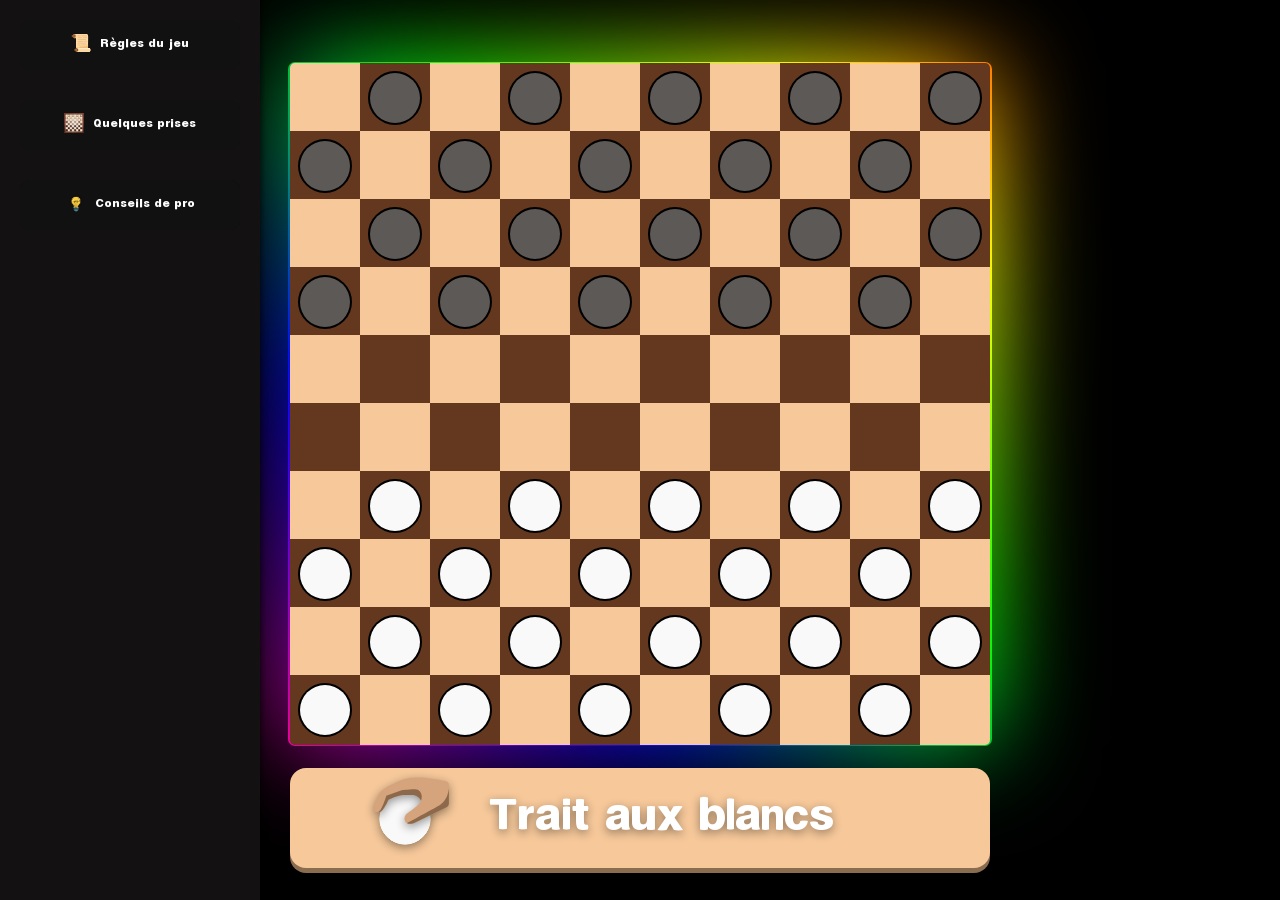
<file: index.html>
<!DOCTYPE html>
<html lang="fr">
<head>
    <link href="css/styles.css" rel="stylesheet">
    <link href="css/radius.css" rel="stylesheet">
    <link rel="stylesheet" href="css/border.css">
    <link rel="stylesheet" href="css/navbar.css">
    <title>Jeu de dame HTML</title>
    
</head>
<body>
<nav class="sidebar">
    <button class="glow-on-hover"><img src="img/scroll.svg" alt="Icone règles"> Règles du jeu</button>
    <button class="glow-on-hover"><img src="img/prises_tuto.jfif" alt="Icone prises"> Quelques prises</button>
    <button class="glow-on-hover"><img src="img/ampoule.png" alt="Icone astuces"> Conseils de pro</button>
</nav>

<div id="overlay" class="overlay"></div>

<div id="rulesModal" class="modal">
    <div class="modal-header">Règles du Jeu</div>
    <div class="modal-body">
        <p>- Chaque joueur possède 20 pions, placés sur les cases foncées des 4 premières rangées.</p>
        <p>- Les joueurs jouent chacun à leur tour. Les blancs commencent toujours.</p>
        <p>- Chaque pion peut se déplacer d'une case vers l'avant en diagonale.</p>
        <p>- Un pion arrivant sur la dernière rangée et s'y arrêtant est promu en « dame ». Il est alors doublé (on pose dessus un deuxième pion de sa couleur).</p>
        <p>- Si un joueur ne peut plus bouger, même s'il lui reste des pions, il perd la partie.</p>
        <p>- La dame se déplace sur une même diagonale d'autant de cases qu'elle le désire, en avant et en arrière.</p>
    </div>
    <div class="modal-footer">
        <button class="closeModal">Retour</button>
    </div>
</div>

<div id="movesModal" class="modal">
    <div class="modal-header">Différentes prises</div>
    <div class="modal-body">
        <div class="image-container">
            <img id="moveImage" src="img/prise_pion.png" alt="Exemple de prise">
        </div>
        <div class="image-controls">
            <button id="prevImage">Précédent</button>
            <button id="nextImage">Suivant</button>
        </div>
        
    </div><p id="imageDescription">LA PRISE PAR UN PION - Un pion peut en prendre un autre en sautant par dessus le pion adverse pour se rendre sur la case vide située derrière celui-ci. Le pion sauté est retiré du jeu. La prise peut également s'effectuer en arrière. La prise est obligatoire. Si, après avoir pris un premier pion, vous vous retrouvez de nouveau en position de prise, vous devez continuer, jusqu'à ce que cela ne soit plus possible.  Les pions doivent être enlevés à la fin de la prise et non pas un par un au fur et à mesure.</p>
    <div class="modal-footer">
        <button class="closeModal">Retour</button>
    </div>
</div>

<div id="tipsModal" class="modal">
    <div class="modal-header">Les conseils de pro</div>
    <div class="modal-body">
        <p>- Contrôlez le centre pour avoir plus d'options.</p>
        <p>- Protégez vos pions en arrière pour éviter les attaques faciles.</p>
        <p>- Essayez de promouvoir vos dames dès que possible.</p>
    </div>
    <div class="modal-footer">
        <button class="closeModal">Retour</button>
    </div>
</div>

<div class="initdiv block"></div>
<div id="tourdiv">
    <p id="pTour">Au tour des Blancs</p>
    <img src="img/hand.svg">
</div>
<script src="js/table.js" type="text/javascript"></script>
<script src="js/case.js" type="text/javascript"></script>
<script src="js/pion.js" type="text/javascript"></script>
<script src="js/dragdrop.js" type="text/javascript"></script>
<script src="js/tourpartour.js" type="text/javascript"></script>
<script src="js/navbar.js" type="text/javascript"></script>
<script type="text/javascript">tourBlanc()</script>
</body>
</html>
</file>
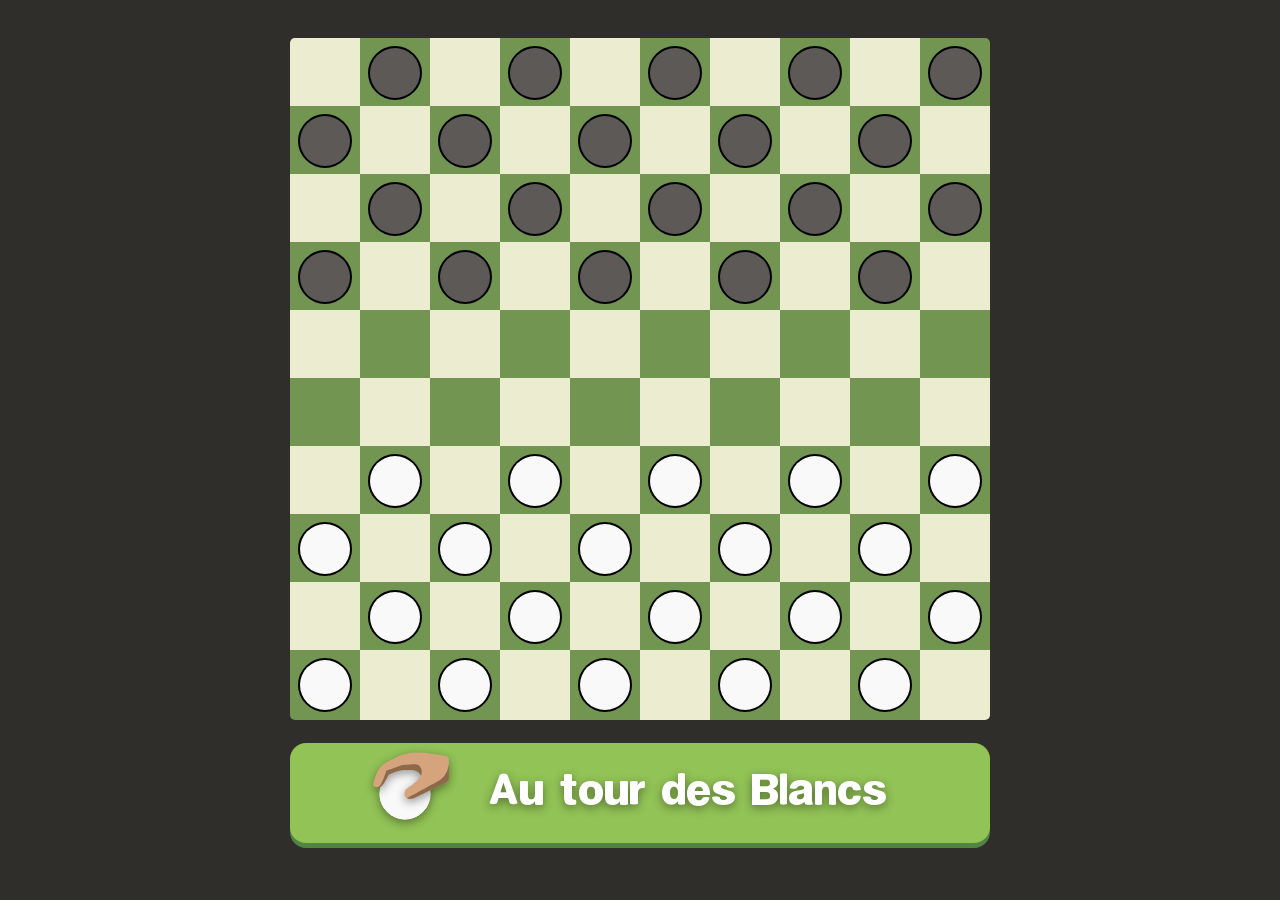
<file: chesscom/index.html>
<!DOCTYPE html>
<html lang="fr">
<head>
    <link href="css/styles.css" rel="stylesheet">
    <link href="css/radius.css" rel="stylesheet">
    <title>Jeu de dame HTML</title>
    
</head>
<body>
<div class="initdiv"></div>
<div id="tourdiv">
    <p id="pTour">Au tour des Blancs</p>
    <img src="img/hand.svg">
</div>
<script>
const initialize_div = document.querySelector('.initdiv')
const drag_attribute = [["ondrop", "drop(event)"], ["ondragover", "allowDrop(event)"]]
var k = 0;
for (let i = 0; i < 10; i++) {
    for (let j = 0; j < 11; j++) {
        var casediv = document.createElement('div')
        drag_attribute.forEach((attrib) => {
            casediv.setAttribute(attrib[0], attrib[1])
        })
        casediv.setAttribute("name", "casedame")
        if (j == 0) {
            casediv.setAttribute("id", "firstdiv")
            initialize_div.appendChild(casediv)
        } else {
            casediv.classList.add("divcase")
            casediv.setAttribute("data-case-number", k)
            initialize_div.appendChild(casediv)
            k++
        }
    }
}
</script>
<script src="js/case.js" type="text/javascript"></script>
<script src="js/pion.js" type="text/javascript"></script>
<script src="js/dragdrop.js" type="text/javascript"></script>
<script src="js/tourpartour.js" type="text/javascript"></script>
<script type="text/javascript">tourBlanc()</script>
</body>
</html>
</file>
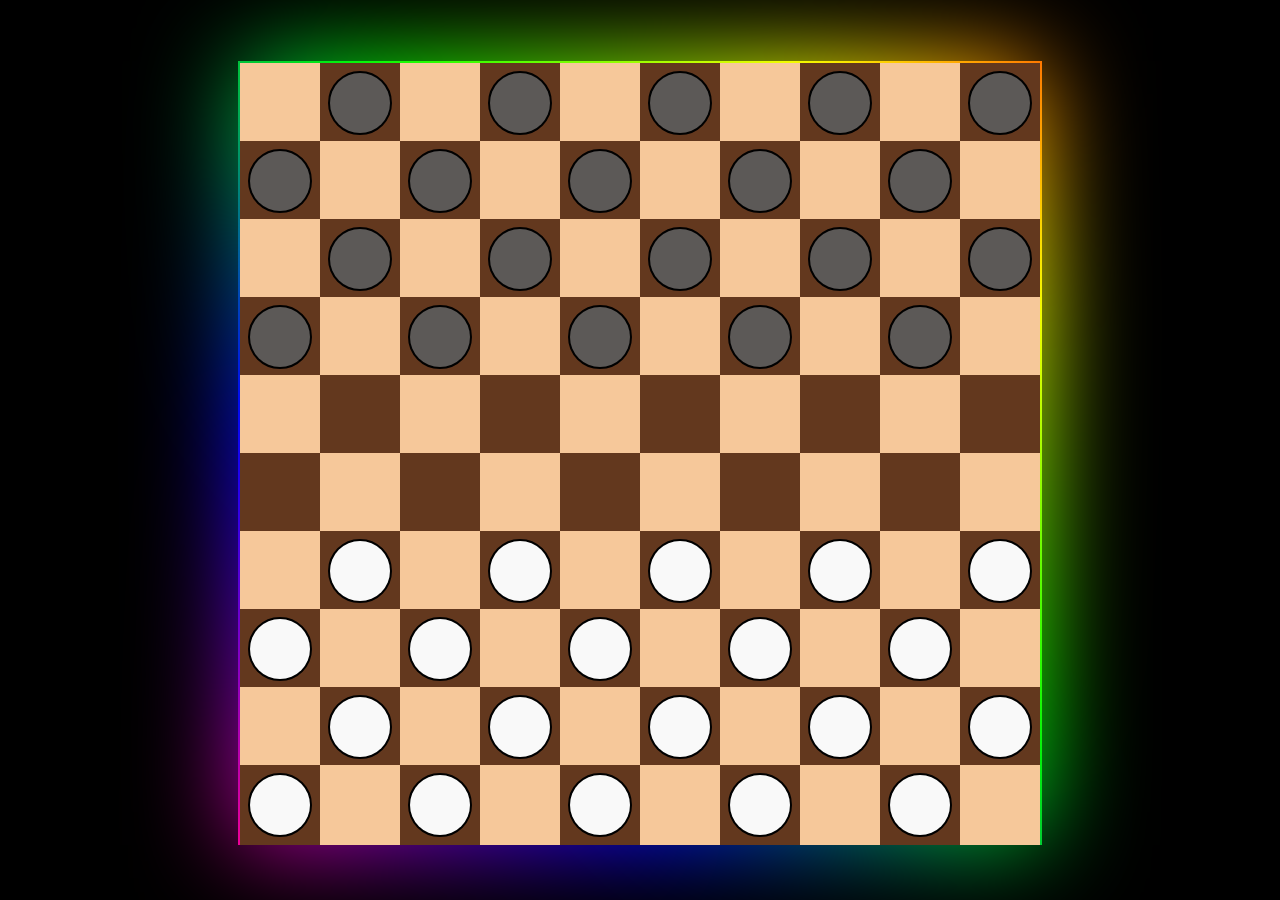
<file: rainbow/index.html>
<!DOCTYPE html>
<html lang="fr">
<head>
    <link rel="stylesheet" href="css/styles.css">
    <link rel="stylesheet" href="css/border.css">
    <title>Jeu de dame HTML</title>
    
</head>
<body>
<div class="initdiv block"></div>
<script>
const initialize_div = document.querySelector('.initdiv')
const drag_attribute = [["ondrop", "drop(event)"], ["ondragover", "allowDrop(event)"]]
var k = 0;
for (let i = 0; i < 10; i++) {
    for (let j = 0; j < 11; j++) {
        var casediv = document.createElement('div')
        drag_attribute.forEach((attrib) => {
            casediv.setAttribute(attrib[0], attrib[1])
        })
        casediv.setAttribute("name", "casedame")
        if (j == 0) {
            casediv.setAttribute("id", "firstdiv")
            initialize_div.appendChild(casediv)
        } else {
            casediv.classList.add("divcase")
            casediv.setAttribute("data-index-number", k)
            initialize_div.appendChild(casediv)
            k++
        }
    }
}
</script>
<script type="text/javascript" src="js/color.js"></script>
<script type="text/javascript" src="js/pion.js"></script>
<script type="text/javascript" src="js/dragdrop.js"></script>
</body>
</html>
</file>
<file: css/styles.css>
body {
    background-color: #302e2b;
}

.initdiv {
    max-width: fit-content;
    margin-left: auto;
    margin-right: auto;
    margin-top: 3%;
}

.divcase {
    height: 70px;
    width: 70px;
    margin-bottom: -6px;
    display: inline-block;
}

.casebeige {
    background-color: #f6c89a;
}

.casenoir {
    background-color: #63381e;
}

.pion {
    position: absolute;
    border: hidden;

}

#divpion {
    position: absolute;
    border: hidden;
}

#pion_div {
    display: inline;
    border: hidden;
    float: left;

    margin-bottom: auto;
}
.byebye {
    display: none;
}

@font-face {
    font-family: TourFout;
    src: url(../font/plz.ttf);
}

#tourdiv {
    height: 100px;
    width: 700px;
    overflow: hidden;
    background-color: #f6c89a;
    margin-top: 2%;
    margin-left: auto;
    margin-right: auto;
    border-radius: 1rem;
    box-shadow: 0px 5px 0px #8a6d50;
    text-align: center;
}

#tourdiv p {
    margin-top: 0.4em;
    display: inline-block;
    color: white;
    font-family: TourFout;
    font-size: 50px;
    margin-right: 1em;
    filter: drop-shadow(0 .2rem .3rem rgba(0,0,0,.4));
    width: 404.667px;
    height: 62.5333px;
    text-align: left;
}

#tourdiv canvas {
    margin-top: 1em;
    margin-left: 5em;
    filter: drop-shadow(0 .2rem .3rem rgba(0,0,0,.4));
}

#tourdiv img {
    position: absolute;
    z-index: 1;
    transform: translate(-36em, 5%);
    filter: drop-shadow(0 .2rem .3rem rgba(0,0,0,.4));
}
</file>
<file: css/radius.css>
.divcase[data-case-number="0"] {
    border-top-left-radius: 7%;
}

.divcase[data-case-number="9"] {
    border-top-right-radius: 7%;
}

.divcase[data-case-number="90"] {
    border-bottom-left-radius: 7%;
}

.divcase[data-case-number="99"] {
    border-bottom-right-radius: 7%;
}
</file>
<file: css/border.css>
body {
     background-color: #000
}

.block {
    position: relative;
    margin-top: 5%;
    
  }
  
  .block:before, .block:after {
    content: '';
    position: absolute;
    left: -2px;
    top: -1.5px;
    background: linear-gradient(45deg, #fb0094, #0000ff, #00ff00,#ffff00, #ff0000, #fb0094, 
      #0000ff, #00ff00,#ffff00, #ff0000);
    background-size: 400%;
    width: calc(100% + 4px);
    height: calc(100% + 4px);
    z-index: -1;
    animation: steam 20s linear infinite;
    border-radius: 7px;
  }
  
  @keyframes steam {
    0% {
      background-position: 0 0;
    }
    50% {
      background-position: 400% 0;
    }
    100% {
      background-position: 0 0;
    }
  }
  
  .block:after {
    filter: blur(50px);
  }
</file>
<file: css/navbar.css>
h1 {
    color: #c48686; 
  }
  p {
    color: rgb(243, 243, 243); 
  }

div {
    color : rgb(202, 201, 200); 
}
body {
    background-color: black;
}

  .modal {
    display: none;
    position: fixed;
    top: 50%;
    left: 50%;
    transform: translate(-50%, -50%);
    width: 80%;
    max-width: 400px;
    background-color: rgb(43, 43, 43);
    border: 1px solid #000000;
    border-radius: 30px;
    box-shadow: 0 4px 8px rgba(197, 184, 184, 0.2);
    z-index: 1000;
}

.modal-header {
    padding: 10px;
    font-size: 1.2em;
    font-weight: bold;
    background-color: #202020;
    border-bottom: 1px solid #000000;
    border-top-left-radius: 20px;
    border-top-right-radius: 20px;
    text-align: center;
}

.modal-body {
    padding: 15px;
}

.modal-footer {
    text-align: right;
    padding: 10px;
    background-color: #202020;
    border-top: 1px solid #000000;
    border-bottom-left-radius: 20px;
    border-bottom-right-radius: 20px;
    
}

.overlay {
    display: none;
    position: fixed;
    top: 0;
    left: 0;
    width: 100%;
    height: 100%;
    background-color: rgba(0, 0, 0, 0.5);
    z-index: 999;
}
.glow-on-hover {
    width: 220px;
    height: 50px;
    border: none;
    outline: none;
    color: #fff;
    font-family: TourFout;
    background: #111;
    cursor: pointer;
    position: relative;
    z-index: 0;
    border-radius: 10px;
}

.glow-on-hover:before {
    content: '';
    background: linear-gradient(45deg, #ff0000, #ff7300, #fffb00, #48ff00, #00ffd5, #002bff, #7a00ff, #ff00c8, #ff0000);
    position: absolute;
    top: -2px;
    left: -2px;
    background-size: 400%;
    z-index: -1;
    filter: blur(5px);
    width: calc(100% + 4px);
    height: calc(100% + 4px);
    animation: glowing 20s linear infinite;
    opacity: 0;
    transition: opacity .3s ease-in-out;
    border-radius: 10px;
}

.glow-on-hover:active {
    color: #000;
}

.glow-on-hover:active:after {
    background: transparent;
}

.glow-on-hover:hover:before {
    opacity: 1;
}

.glow-on-hover:after {
    z-index: -1;
    content: '';
    position: absolute;
    width: 100%;
    height: 100%;
    background: #111;
    left: 0;
    top: 0;
    border-radius: 10px;
}

@keyframes glowing {
    0% { background-position: 0 0; }
    50% { background-position: 400% 0; }
    100% { background-position: 0 0; }
}

button {
    margin: 10px;
    padding: 10px;
    border: none;
    background-color: #444444;
    color: rgb(0, 0, 0);
    border-radius: 5px;
    cursor: pointer;
    ;
}

button img {
    width: 20px;
    height: 20px;
    vertical-align: middle;
    margin-top: -4px;
    margin-right: 5px;
}

button:hover {
    background-color: #fc7100d8;
}

.image-container {
    text-align: center;
    margin-bottom: 15px;
}

.image-container img {
    width: 100%;
    border-radius: 5px;
    max-height: 200px;
    object-fit: contain;
}

.image-controls {
    display: flex;
    justify-content: space-between;
}
.sidebar {
    z-index: 10;
    position: absolute;
    display: flex;
    flex-direction: column;
    align-items: flex-start; 
    gap: 10px;
    padding: 10px;
    position: fixed;
    top: 0;
    left: 0;
    height: 100%; 
    background-color: #131111; 
    box-shadow: 2px 0 5px rgba(0, 0, 0, 0.5);
}
</file>
<file: chesscom/css/styles.css>
body {
    background-color: #302e2b;
}

.initdiv {
    max-width: fit-content;
    margin-left: auto;
    margin-right: auto;
    margin-top: 3%;
}

.divcase {
    height: 70px;
    width: 70px;
    margin-bottom: -6px;
    display: inline-block;
}

.casebeige {
    background-color: #ebecd0;
}

.casenoir {
    background-color: #739552;
}

.pion {
    position: absolute;
    border: hidden;

}

#divpion {
    position: absolute;
    border: hidden;
}

#pion_div {
    display: inline;
    border: hidden;
    float: left;

    margin-bottom: auto;
}
.byebye {
    display: none;
}

@font-face {
    font-family: TourFout;
    src: url(../font/plz.ttf);
}

#tourdiv {
    height: 100px;
    width: 700px;
    overflow: hidden;
    background-color: #92c356;
    margin-top: 2%;
    margin-left: auto;
    margin-right: auto;
    border-radius: 1rem;
    box-shadow: 0px 5px 0px #4f8441;
    text-align: center;
}

#tourdiv p {
    margin-top: 0.4em;
    display: inline-block;
    color: white;
    font-family: TourFout;
    font-size: 50px;
    margin-right: 1em;
    filter: drop-shadow(0 .2rem .3rem rgba(0,0,0,.4));
    width: 404.667px;
    height: 62.5333px;
    text-align: left;
}

#tourdiv canvas {
    margin-top: 1em;
    margin-left: 5em;
    filter: drop-shadow(0 .2rem .3rem rgba(0,0,0,.4));
}

#tourdiv img {
    position: absolute;
    z-index: 1;
    transform: translate(-36em, 5%);
    filter: drop-shadow(0 .2rem .3rem rgba(0,0,0,.4));
}
</file>
<file: chesscom/css/radius.css>
.divcase[data-case-number="0"] {
    border-top-left-radius: 7%;
}

.divcase[data-case-number="9"] {
    border-top-right-radius: 7%;
}

.divcase[data-case-number="90"] {
    border-bottom-left-radius: 7%;
}

.divcase[data-case-number="99"] {
    border-bottom-right-radius: 7%;
}
</file>
<file: rainbow/css/styles.css>
.initdiv {
    max-width: fit-content;
    margin-left: auto;
    margin-right: auto;
}

.divcase {
    height: 80px;
    width: 80px;
    margin-bottom: -6px;
    display: inline-block;
}


.casebeige {
    background-color: #f6c89a;
}

.casenoir {
    background-color: #63381e;
}

.pion {
    position: absolute;
    border: hidden;
}

#pion_div {
    position: absolute;
    border: hidden;

}


/* .sltcv {
    border: 2px solid green
} */
</file>
<file: rainbow/css/border.css>
body {
    background-color: #000;
}

.block {
    position: relative;
    margin-top: 5%;
    background: linear-gradient(0deg, #000, #272727);
  }
  
  .block:before, .block:after {
    content: '';
    position: absolute;
    left: -2px;
    top: -2px;
    background: linear-gradient(45deg, #fb0094, #0000ff, #00ff00,#ffff00, #ff0000, #fb0094, 
      #0000ff, #00ff00,#ffff00, #ff0000);
    background-size: 400%;
    width: calc(100% + 4px);
    height: calc(100% + 4px);
    z-index: -1;
    animation: steam 20s linear infinite;
  }
  
  @keyframes steam {
    0% {
      background-position: 0 0;
    }
    50% {
      background-position: 400% 0;
    }
    100% {
      background-position: 0 0;
    }
  }
  
  .block:after {
    filter: blur(50px);
  }
</file>
